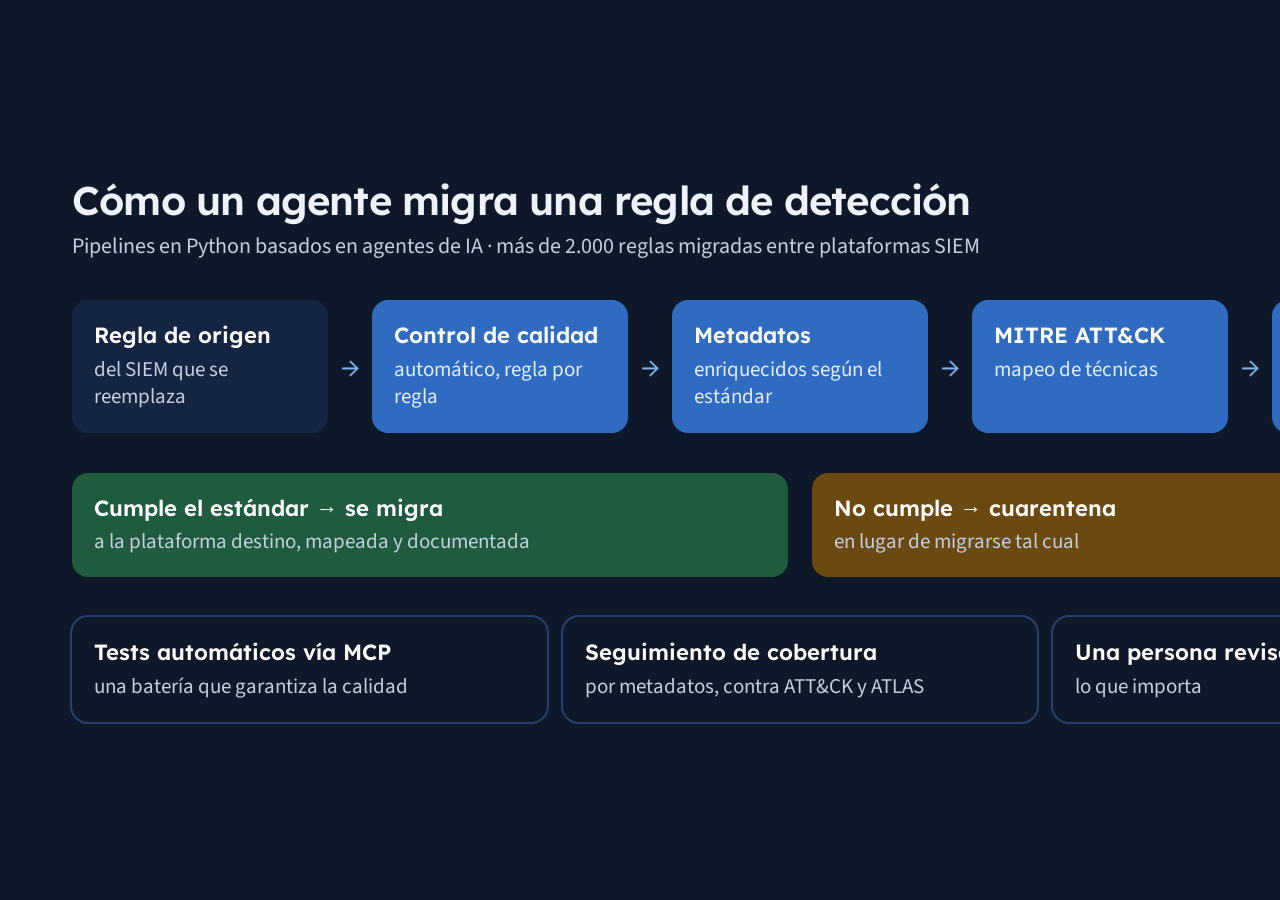
<file: deploy/project-docs/ai.html>
<!doctype html><html lang="es"><head><meta charset="utf-8"><link href="https://fonts.googleapis.com/css2?family=Lexend:wght@500;600&family=Source+Sans+3:wght@400;600&display=swap" rel="stylesheet"><link rel="stylesheet" href="diagram.css"></head><body>
<h1 data-en="How an agent migrates a detection rule<small>Python pipelines based on AI agents · more than 2,000 rules migrated between SIEM platforms</small>">Cómo un agente migra una regla de detección<small>Pipelines en Python basados en agentes de IA · más de 2.000 reglas migradas entre plataformas SIEM</small></h1>
<div class="row">
  <div class="box"><b data-en="Source rule">Regla de origen</b><span data-en="from the SIEM being replaced">del SIEM que se reemplaza</span></div><div class="arrow">→</div>
  <div class="box hi"><b data-en="Quality control">Control de calidad</b><span data-en="automatic, rule by rule">automático, regla por regla</span></div><div class="arrow">→</div>
  <div class="box hi"><b data-en="Metadata">Metadatos</b><span data-en="enriched to the standard">enriquecidos según el estándar</span></div><div class="arrow">→</div>
  <div class="box hi"><b>MITRE ATT&amp;CK</b><span data-en="technique mapping">mapeo de técnicas</span></div><div class="arrow">→</div>
  <div class="box hi"><b data-en="Assessment">Evaluación</b><span data-en="coverage and obsolescence">cobertura y obsolescencia</span></div>
</div>
<div class="row" style="gap:24px">
  <div class="box ok"><b data-en="Meets the standard → migrated">Cumple el estándar → se migra</b><span data-en="to the target platform, mapped and documented">a la plataforma destino, mapeada y documentada</span></div>
  <div class="box warn"><b data-en="Does not → quarantine">No cumple → cuarentena</b><span data-en="instead of being migrated as is">en lugar de migrarse tal cual</span></div>
</div>
<div class="note">
  <div class="box"><b data-en="Automatic tests via MCP">Tests automáticos vía MCP</b><span data-en="a battery that guarantees quality">una batería que garantiza la calidad</span></div>
  <div class="box"><b data-en="Coverage tracking">Seguimiento de cobertura</b><span data-en="by metadata, against ATT&amp;CK and ATLAS">por metadatos, contra ATT&amp;CK y ATLAS</span></div>
  <div class="box"><b data-en="A person reviews">Una persona revisa</b><span data-en="what matters">lo que importa</span></div>
</div>
<script src="i18n.js"></script></body></html>
</file>
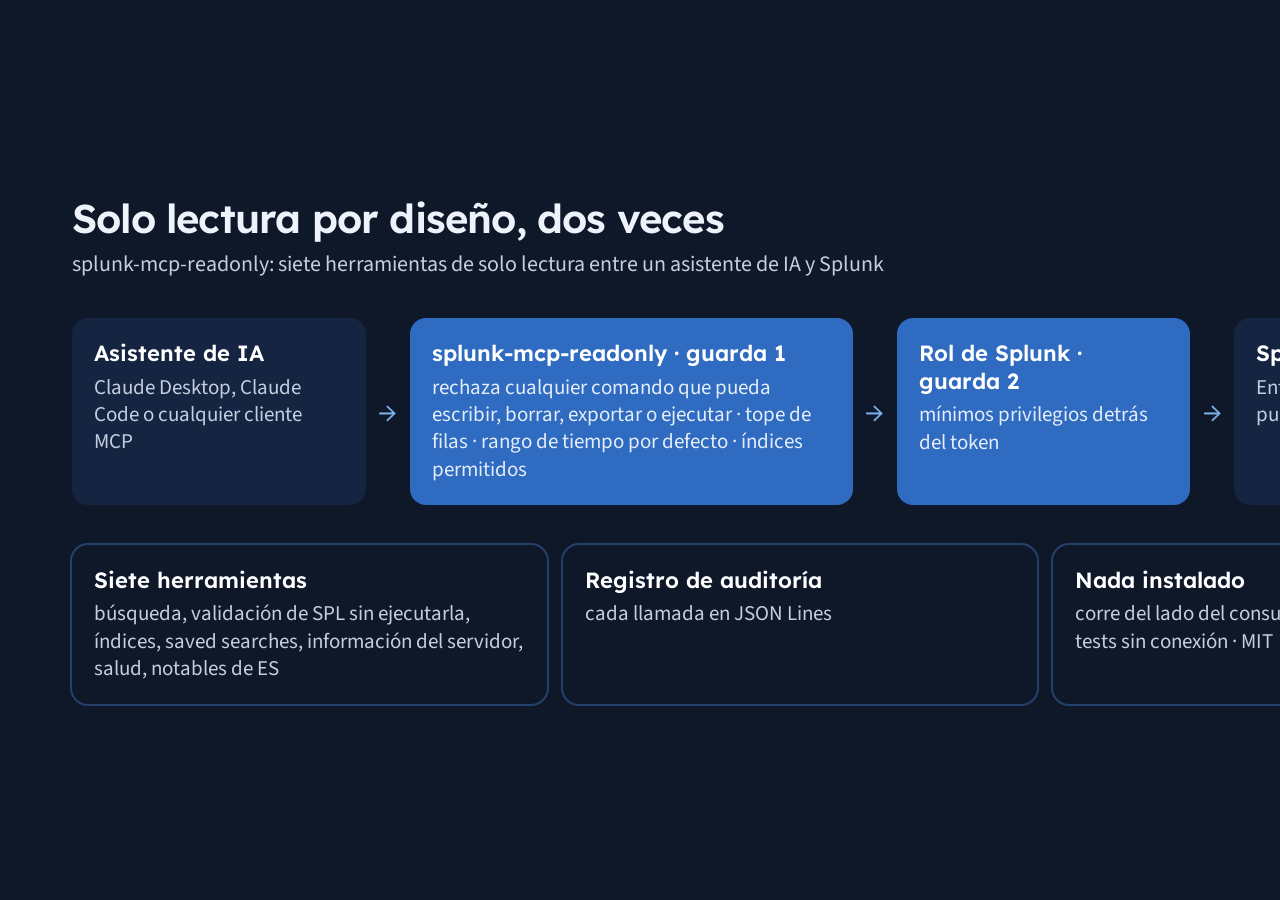
<file: deploy/project-docs/mcp.html>
<!doctype html><html lang="es"><head><meta charset="utf-8"><link href="https://fonts.googleapis.com/css2?family=Lexend:wght@500;600&family=Source+Sans+3:wght@400;600&display=swap" rel="stylesheet"><link rel="stylesheet" href="diagram.css"></head><body>
<h1 data-en="Read-only by design, twice<small>splunk-mcp-readonly: seven read-only tools between an AI assistant and Splunk</small>">Solo lectura por diseño, dos veces<small>splunk-mcp-readonly: siete herramientas de solo lectura entre un asistente de IA y Splunk</small></h1>
<div class="row">
  <div class="box"><b data-en="AI assistant">Asistente de IA</b><span data-en="Claude Desktop, Claude Code or any MCP client">Claude Desktop, Claude Code o cualquier cliente MCP</span></div><div class="arrow">→</div>
  <div class="box hi" style="flex:1.6"><b data-en="splunk-mcp-readonly · guard 1">splunk-mcp-readonly · guarda 1</b><span data-en="rejects any command that could write, delete, export or run · row cap · default time range · allowed indexes">rechaza cualquier comando que pueda escribir, borrar, exportar o ejecutar · tope de filas · rango de tiempo por defecto · índices permitidos</span></div><div class="arrow">→</div>
  <div class="box hi"><b data-en="Splunk role · guard 2">Rol de Splunk · guarda 2</b><span data-en="least-privilege role behind the token">mínimos privilegios detrás del token</span></div><div class="arrow">→</div>
  <div class="box"><b>Splunk</b><span data-en="Enterprise or Cloud, management port only">Enterprise o Cloud, solo el puerto de administración</span></div>
</div>
<div class="note">
  <div class="box"><b data-en="Seven tools">Siete herramientas</b><span data-en="search, SPL validation without running it, indexes, saved searches, server info, health, ES notables">búsqueda, validación de SPL sin ejecutarla, índices, saved searches, información del servidor, salud, notables de ES</span></div>
  <div class="box"><b data-en="Audit log">Registro de auditoría</b><span data-en="every call in JSON Lines">cada llamada en JSON Lines</span></div>
  <div class="box"><b data-en="Nothing installed">Nada instalado</b><span data-en="runs on the consultant's side · about 800 lines · 83 offline tests · MIT">corre del lado del consultor · unas 800 líneas · 83 tests sin conexión · MIT</span></div>
</div>
<script src="i18n.js"></script></body></html>
</file>
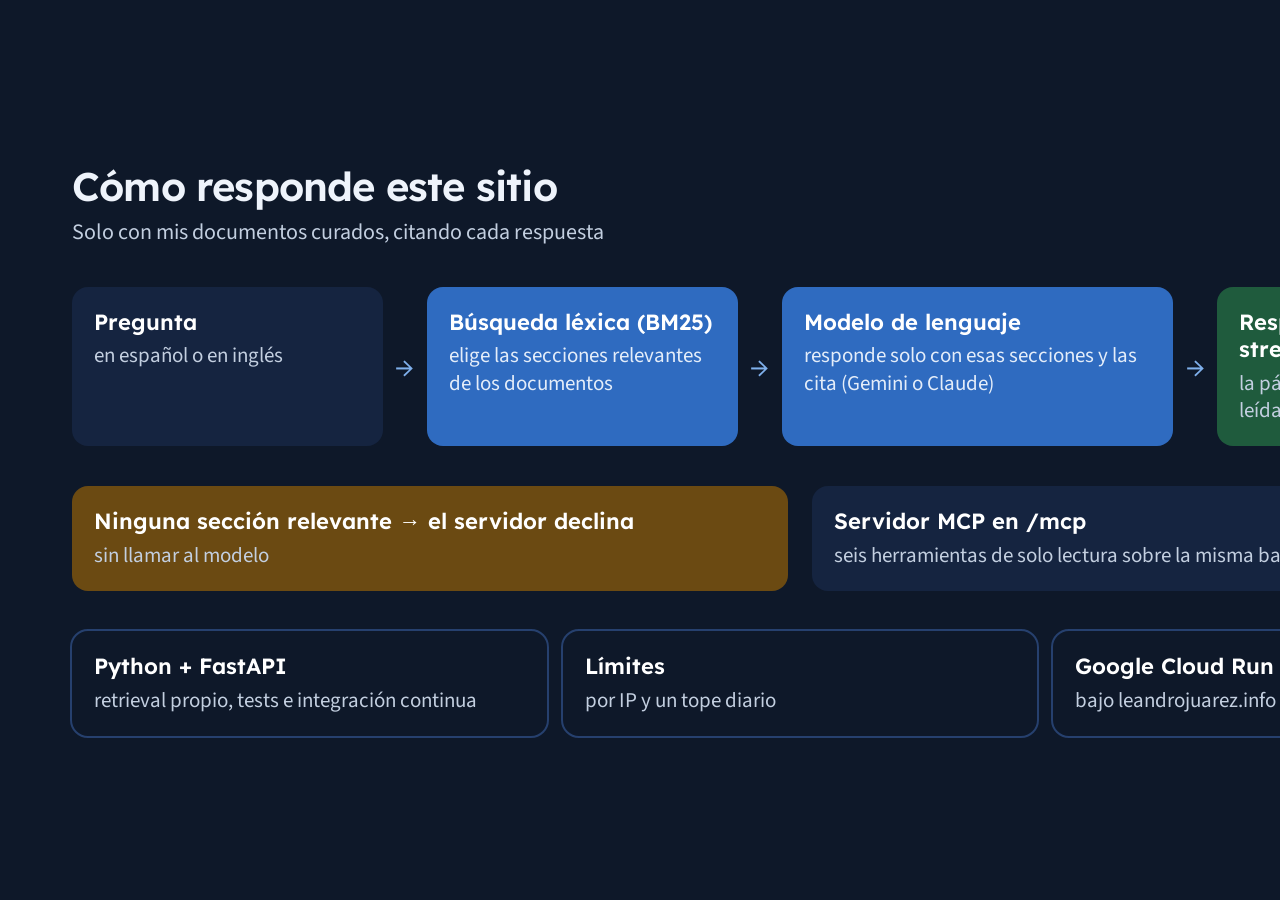
<file: deploy/project-docs/site.html>
<!doctype html><html lang="es"><head><meta charset="utf-8"><link href="https://fonts.googleapis.com/css2?family=Lexend:wght@500;600&family=Source+Sans+3:wght@400;600&display=swap" rel="stylesheet"><link rel="stylesheet" href="diagram.css"></head><body>
<h1 data-en="How this site answers<small>Only from my curated documents, with a citation for every answer</small>">Cómo responde este sitio<small>Solo con mis documentos curados, citando cada respuesta</small></h1>
<div class="row">
  <div class="box"><b data-en="Question">Pregunta</b><span data-en="in Spanish or English">en español o en inglés</span></div><div class="arrow">→</div>
  <div class="box hi"><b data-en="Lexical search (BM25)">Búsqueda léxica (BM25)</b><span data-en="picks the relevant sections of the documents">elige las secciones relevantes de los documentos</span></div><div class="arrow">→</div>
  <div class="box hi" style="flex:1.3"><b data-en="Language model">Modelo de lenguaje</b><span data-en="answers only from those sections and cites them (Gemini or Claude)">responde solo con esas secciones y las cita (Gemini o Claude)</span></div><div class="arrow">→</div>
  <div class="box ok"><b data-en="Streamed answer">Respuesta por streaming</b><span data-en="the page marks the sections read and cited">la página marca las secciones leídas y citadas</span></div>
</div>
<div class="row" style="gap:24px">
  <div class="box warn"><b data-en="No relevant section → the server declines">Ninguna sección relevante → el servidor declina</b><span data-en="without calling the model">sin llamar al modelo</span></div>
  <div class="box"><b data-en="MCP server at /mcp">Servidor MCP en /mcp</b><span data-en="six read-only tools over the same knowledge base">seis herramientas de solo lectura sobre la misma base</span></div>
</div>
<div class="note">
  <div class="box"><b>Python + FastAPI</b><span data-en="custom retrieval, tests and continuous integration">retrieval propio, tests e integración continua</span></div>
  <div class="box"><b data-en="Limits">Límites</b><span data-en="per-IP rate limits and a daily cap">por IP y un tope diario</span></div>
  <div class="box"><b>Google Cloud Run</b><span data-en="under leandrojuarez.info">bajo leandrojuarez.info</span></div>
</div>
<script src="i18n.js"></script></body></html>
</file>
<file: deploy/project-docs/diagram.css>
/* Diagrams for the projects page: 1600x900, the site's navy, drawn from the knowledge base facts. */
* { box-sizing: border-box; margin: 0; }
html, body { width: 1600px; height: 900px; background: #0e1829; color: #eef3fb; font-family: "Source Sans 3", "Helvetica Neue", Arial, sans-serif; -webkit-font-smoothing: antialiased; }
body { padding: 64px 72px; display: flex; flex-direction: column; justify-content: center; gap: 40px; }
h1 { font: 600 40px/1.1 "Lexend", "Helvetica Neue", Arial, sans-serif; letter-spacing: -.02em; }
h1 small { display: block; margin-top: 10px; font: 400 22px/1.3 "Source Sans 3", Arial, sans-serif; color: #c3cfe0; letter-spacing: 0; }
.row { display: flex; align-items: stretch; gap: 0; }
.box { flex: 1; padding: 22px 22px; border-radius: 16px; background: #152440; font-size: 21px; line-height: 1.3; }
.box b { display: block; font: 600 22px/1.25 "Lexend", Arial, sans-serif; margin-bottom: 6px; color: #fff; }
.box span { color: #c3cfe0; }
.box.hi { background: #2f6bc0; }
.box.hi span { color: #e4edf9; }
.box.ok { background: #1f5b3d; }
.box.warn { background: #6b4a12; }
.arrow { flex: none; width: 44px; display: grid; place-items: center; color: #7fb0ec; font-size: 30px; }
.down { text-align: center; color: #7fb0ec; font-size: 30px; line-height: 1; }
.note { display: flex; gap: 16px; }
.note .box { background: transparent; outline: 2px solid #26406e; }
.stat { font: 600 64px/1 "Lexend", Arial, sans-serif; color: #7fb0ec; }
</file>
